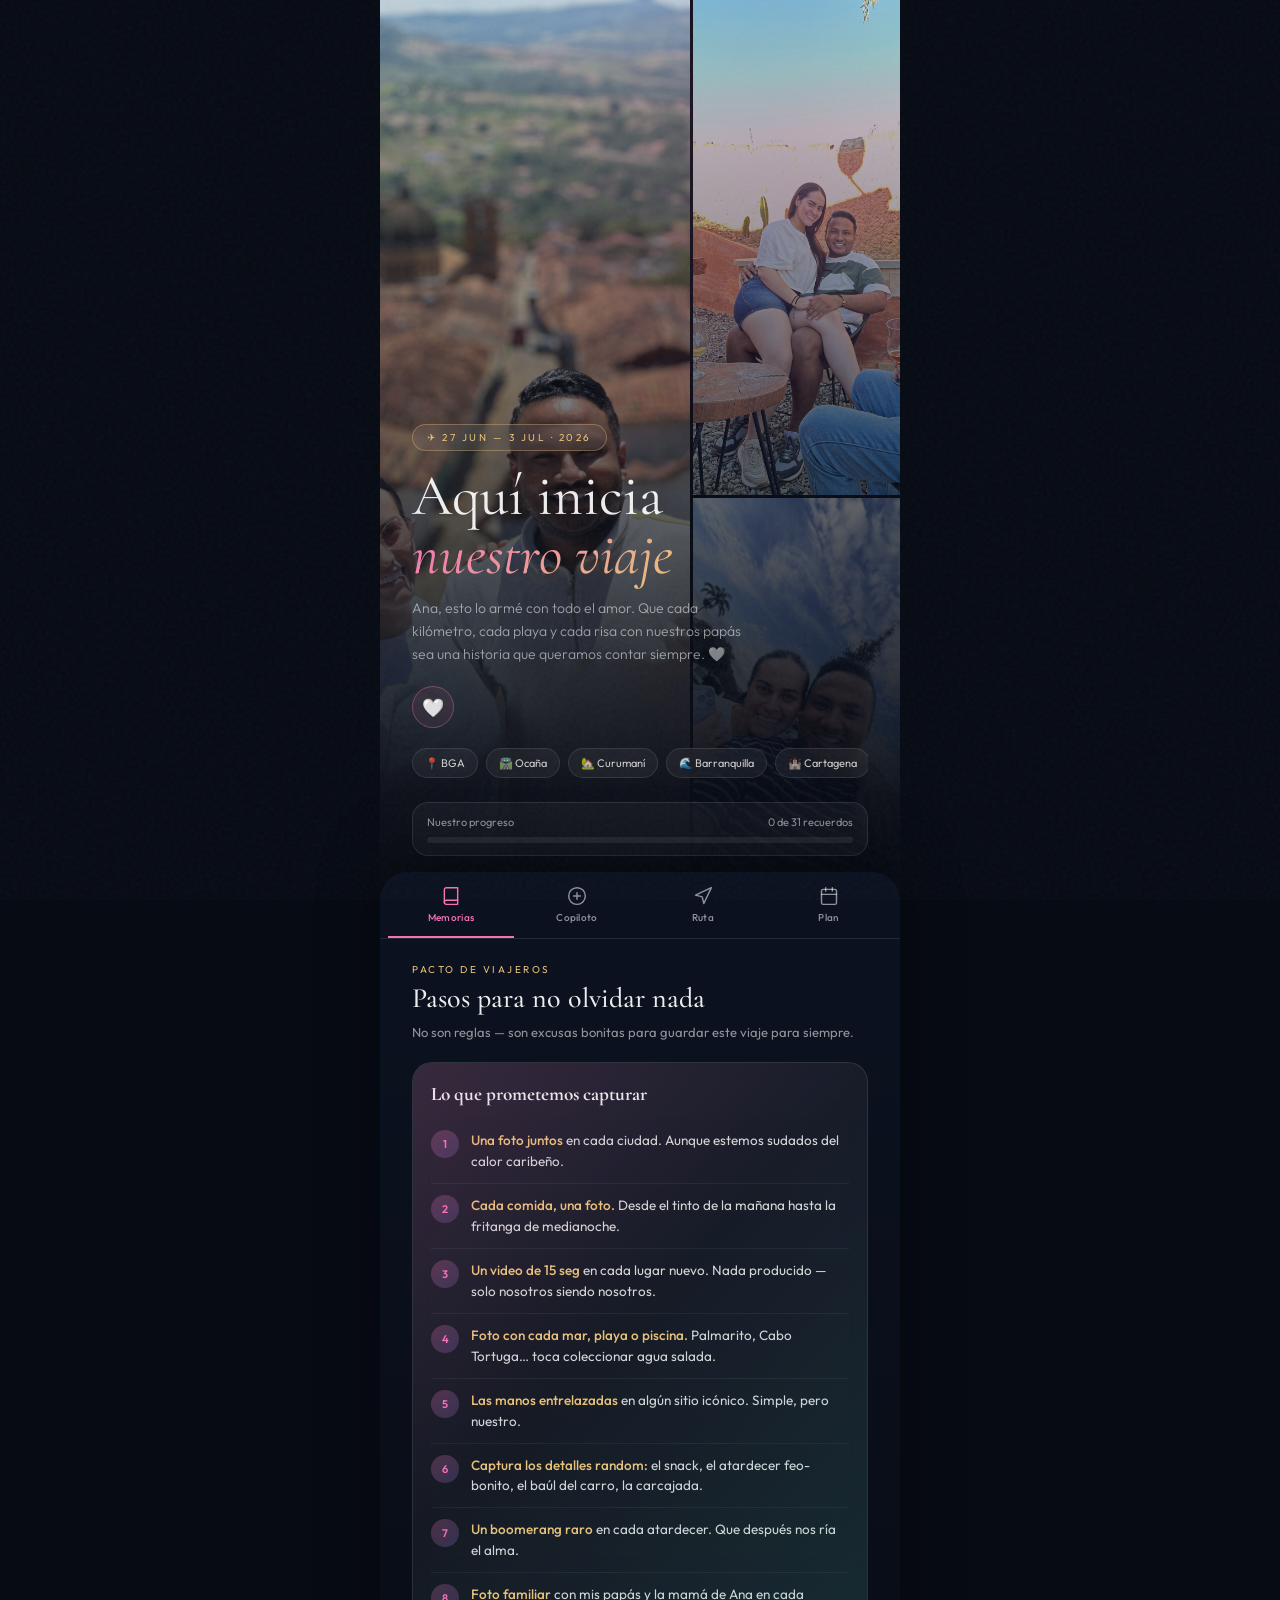
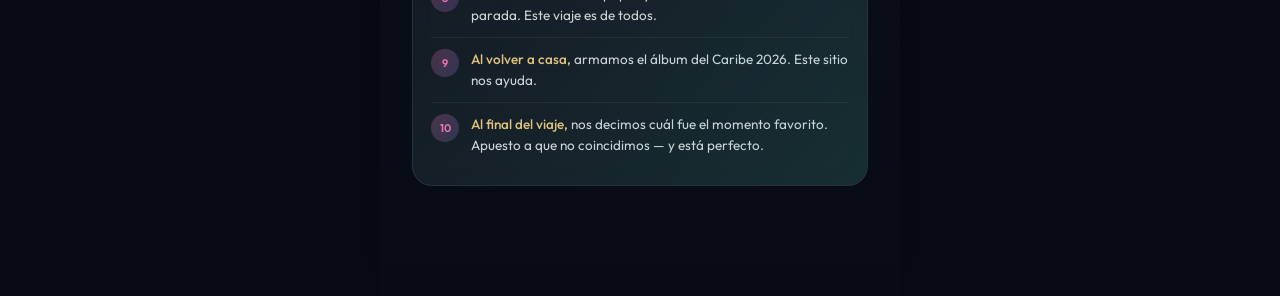
<file: index.html>
<!DOCTYPE html>
<html lang="es">
<head>
  <meta charset="UTF-8">
  <meta name="viewport" content="width=device-width, initial-scale=1.0, viewport-fit=cover">
  <meta name="theme-color" content="#070b14">
  <meta name="description" content="Nuestro viaje — Ana Estefania & Iván David · Caribe 2026">
  <title>Nuestro Viaje · Ana & Iván</title>
  <link rel="preconnect" href="https://fonts.googleapis.com">
  <link rel="preconnect" href="https://fonts.gstatic.com" crossorigin>
  <link href="https://fonts.googleapis.com/css2?family=Cormorant+Garamond:ital,wght@0,400;0,600;1,400&family=Outfit:wght@300;400;500;600;700&display=swap" rel="stylesheet">
  <link rel="stylesheet" href="css/style.css">
</head>
<body>
  <div class="noise"></div>

  <header class="hero">
    <div class="hero-grid">
      <img class="main-shot" src="img/couple-pueblo.jpg" alt="Ana e Iván en un pueblo colonial">
      <img class="shot-tr" src="img/couple-terraza.jpg" alt="Ana e Iván en la terraza">
      <img class="shot-br" src="img/couple-selfie.jpg" alt="Selfie de Ana e Iván">
    </div>
    <div class="hero-gradient"></div>

    <div class="hero-inner">
      <div class="hero-chip">✈ 27 Jun — 3 Jul · 2026</div>
      <h1 class="hero-title">Aquí inicia<br><em>nuestro viaje</em></h1>
      <p class="hero-sub">Ana, esto lo armé con todo el amor. Que cada kilómetro, cada playa y cada risa con nuestros papás sea una historia que queramos contar siempre. 🤍</p>

      <button class="hero-heart" aria-label="Sorpresa" title="Tócame tres veces">🤍</button>

      <div class="route-track">
        <span class="route-city">📍 BGA</span>
        <span class="route-city">🛣️ Ocaña</span>
        <span class="route-city">🏡 Curumaní</span>
        <span class="route-city">🌊 Barranquilla</span>
        <span class="route-city">🏰 Cartagena</span>
        <span class="route-city">🏖️ Sta Marta</span>
      </div>

      <div class="progress-global">
        <div class="progress-label">
          <span>Nuestro progreso</span>
          <span class="progress-count">0 de 0 recuerdos</span>
        </div>
        <div class="progress-bar"><div class="progress-fill"></div></div>
      </div>
    </div>
    <div class="scroll-hint">Desliza ↓</div>
  </header>

  <main class="shell">
    <nav class="tabs">
      <button class="tab active" data-tab="memo">
        <svg viewBox="0 0 24 24"><path d="M4 19.5A2.5 2.5 0 0 1 6.5 17H20"/><path d="M6.5 2H20v20H6.5A2.5 2.5 0 0 1 4 19.5v-15A2.5 2.5 0 0 1 6.5 2z"/></svg>
        Memorias
      </button>
      <button class="tab" data-tab="copi">
        <svg viewBox="0 0 24 24"><circle cx="12" cy="12" r="10"/><path d="M12 8v8M8 12h8"/></svg>
        Copiloto
      </button>
      <button class="tab" data-tab="ruta">
        <svg viewBox="0 0 24 24"><path d="M3 11l19-9-9 19-2-8-8-2z"/></svg>
        Ruta
      </button>
      <button class="tab" data-tab="plan">
        <svg viewBox="0 0 24 24"><rect x="3" y="4" width="18" height="18" rx="2"/><path d="M16 2v4M8 2v4M3 10h18"/></svg>
        Plan
      </button>
    </nav>

    <!-- MEMORIAS -->
    <section class="panel active" id="panel-memo">
      <div class="section-head">
        <div class="section-eyebrow">Pacto de viajeros</div>
        <h2 class="section-title">Pasos para no olvidar nada</h2>
        <p class="section-desc">No son reglas — son excusas bonitas para guardar este viaje para siempre.</p>
      </div>

      <div class="card card-glow">
        <h3 class="card-title">Lo que prometemos capturar</h3>
        <div class="pact-item"><div class="pact-num">1</div><div class="pact-text"><strong>Una foto juntos</strong> en cada ciudad. Aunque estemos sudados del calor caribeño.</div></div>
        <div class="pact-item"><div class="pact-num">2</div><div class="pact-text"><strong>Cada comida, una foto.</strong> Desde el tinto de la mañana hasta la fritanga de medianoche.</div></div>
        <div class="pact-item"><div class="pact-num">3</div><div class="pact-text"><strong>Un video de 15 seg</strong> en cada lugar nuevo. Nada producido — solo nosotros siendo nosotros.</div></div>
        <div class="pact-item"><div class="pact-num">4</div><div class="pact-text"><strong>Foto con cada mar, playa o piscina.</strong> Palmarito, Cabo Tortuga… toca coleccionar agua salada.</div></div>
        <div class="pact-item"><div class="pact-num">5</div><div class="pact-text"><strong>Las manos entrelazadas</strong> en algún sitio icónico. Simple, pero nuestro.</div></div>
        <div class="pact-item"><div class="pact-num">6</div><div class="pact-text"><strong>Captura los detalles random:</strong> el snack, el atardecer feo-bonito, el baúl del carro, la carcajada.</div></div>
        <div class="pact-item"><div class="pact-num">7</div><div class="pact-text"><strong>Un boomerang raro</strong> en cada atardecer. Que después nos ría el alma.</div></div>
        <div class="pact-item"><div class="pact-num">8</div><div class="pact-text"><strong>Foto familiar</strong> con mis papás y la mamá de Ana en cada parada. Este viaje es de todos.</div></div>
        <div class="pact-item"><div class="pact-num">9</div><div class="pact-text"><strong>Al volver a casa,</strong> armamos el álbum del Caribe 2026. Este sitio nos ayuda.</div></div>
        <div class="pact-item"><div class="pact-num">10</div><div class="pact-text"><strong>Al final del viaje,</strong> nos decimos cuál fue el momento favorito. Apuesto a que no coincidimos — y está perfecto.</div></div>
      </div>
    </section>

    <!-- COPILOTO -->
    <section class="panel" id="panel-copi">
      <div class="section-head">
        <div class="section-eyebrow">Pautas de buena copiloto</div>
        <h2 class="section-title">Manual oficial de Ana ✈️</h2>
        <p class="section-desc">Chevere, sin formalidades. Tú mandas en la playlist; yo en la ruta.</p>
      </div>

      <div class="pass-card">
        <img class="pass-thumb" src="img/couple-selfie.jpg" alt="Playlist">
        <div>
          <div class="pass-title">🎵 La playlist del viaje</div>
          <p class="pass-desc">Ya estamos conectados al carro con Apple CarPlay. Si falta alguna de tus canciones, agrégala y reprodúcela — tú tienes el control del mood.</p>
          <a class="spotify-btn" href="https://open.spotify.com/playlist/4o6QLXjeql2XgOXrHRtOH8?si=wF4fNB8QRDOzZ3WSC4LSMA" target="_blank" rel="noopener">▶ Abrir en Spotify</a>
        </div>
      </div>

      <div class="pass-card">
        <div class="pass-icon">🔒</div>
        <div>
          <div class="pass-title">Cinturón siempre, Ana</div>
          <p class="pass-desc">Copiloto de lujo, pero con cinturón puesto. Así llegamos a Curumaní, al Caribe y a casa — todos enteros y felices.</p>
        </div>
      </div>

      <div class="pass-card">
        <img class="pass-thumb" src="img/couple-terraza.jpg" alt="Guantera">
        <div>
          <div class="pass-title">Revisa la guantera 💌</div>
          <p class="pass-desc">Hay una sorpresa impresa solo para ti. Léela cuando quieras — no tiene prisa, pero tiene corazón.</p>
        </div>
      </div>

      <div class="pass-card">
        <div class="pass-icon">🍫</div>
        <div>
          <div class="pass-title">Meriendas en el baúl</div>
          <p class="pass-desc">Debajo de la silla / en el baúl hay cositas para picar. No dejes que se aburran — el viaje es largo y tú eres la jefa del snack.</p>
        </div>
      </div>

      <div class="pass-card">
        <img class="pass-thumb" src="img/couple-pueblo.jpg" alt="GPS">
        <div>
          <div class="pass-title">Eres mi GPS emocional</div>
          <p class="pass-desc">Ayúdame con la pantalla, los desvíos y las decisiones. Si algo se ve bonito por la ventana, dime — paramos.</p>
        </div>
      </div>

      <div class="pass-card">
        <div class="pass-icon">😴</div>
        <div>
          <div class="pass-title">Si tienes sueño, duerme</div>
          <p class="pass-desc">No hay examen de copiloto. Recarga energía que en Barranquilla, Cartagena y Santa Marta te la vamos a gastar bien.</p>
        </div>
      </div>
    </section>

    <!-- RUTA -->
    <section class="panel" id="panel-ruta">
      <div class="section-head">
        <div class="section-eyebrow">Nuestras paradas</div>
        <h2 class="section-title">Checklist del Caribe</h2>
        <p class="section-desc">Marca lo que vayan haciendo y sube la foto 📸 — se guarda en este celular.</p>
      </div>

      <!-- BUCARAMANGA / SALIDA -->
      <article class="stop" data-stop="bga">
        <div class="stop-head">
          <div class="stop-dot" style="color:#a78bfa"></div>
          <div class="stop-info">
            <div class="stop-name">Salida · Bucaramanga</div>
            <div class="stop-date">Sáb 27 Jun · Desvío Ocaña → Curumaní</div>
          </div>
          <div class="stop-progress">0/5</div>
          <span class="stop-chev">▾</span>
        </div>
        <div class="stop-body">
          <p class="stop-msg">"Hoy no salimos de vacaciones — salimos a buscar recuerdos. Ocaña, mamá de Ana, papás, Curumaní… y todo empieza aquí."</p>
          <img class="stop-photo" src="img/couple-pueblo.jpg" alt="Inicio del viaje">
          <ul class="checklist">
            <li class="check-item" data-id="bga-1"><div class="check-box"></div><span class="check-label">Foto de salida en Bucaramanga — "aquí inicia nuestro viaje"</span><button class="check-photo-btn" aria-label="Subir foto">📸</button></li>
            <li class="check-item" data-id="bga-2"><div class="check-box"></div><span class="check-label">Parada en Ocaña recogiendo a la mamá de Ana</span><button class="check-photo-btn" aria-label="Subir foto">📸</button></li>
            <li class="check-item" data-id="bga-3"><div class="check-box"></div><span class="check-label">Selfie en carretera — primer km del viaje</span><button class="check-photo-btn" aria-label="Subir foto">📸</button></li>
            <li class="check-item" data-id="bga-4"><div class="check-box"></div><span class="check-label">Foto familiar en el camino o al llegar a Curumaní</span><button class="check-photo-btn" aria-label="Subir foto">📸</button></li>
            <li class="check-item" data-id="bga-5"><div class="check-box"></div><span class="check-label">Video de 15 seg diciendo adónde vamos</span><button class="check-photo-btn" aria-label="Subir foto">📸</button></li>
          </ul>
          <div class="photo-tip"><div>📷</div><p>Tip: una foto del mapa en pantalla con todos en el carro cuenta como recuerdo épico.</p></div>
        </div>
      </article>

      <!-- CURUMANÍ -->
      <article class="stop" data-stop="cur">
        <div class="stop-head">
          <div class="stop-dot" style="color:#2dd4bf"></div>
          <div class="stop-info">
            <div class="stop-name">Curumaní · Descanso</div>
            <div class="stop-date">Dom 28 Jun · Alistamiento</div>
          </div>
          <div class="stop-progress">0/4</div>
          <span class="stop-chev">▾</span>
        </div>
        <div class="stop-body">
          <p class="stop-msg">"Primera parada, descanso de angelitos. Mañana arranca lo bueno — pero hoy nos lo ganamos."</p>
          <ul class="checklist">
            <li class="check-item" data-id="cur-1"><div class="check-box"></div><span class="check-label">Foto familiar en Curumaní</span><button class="check-photo-btn" aria-label="Subir foto">📸</button></li>
            <li class="check-item" data-id="cur-2"><div class="check-box"></div><span class="check-label">Foto del tinto o desayuno de alistamiento</span><button class="check-photo-btn" aria-label="Subir foto">📸</button></li>
            <li class="check-item" data-id="cur-3"><div class="check-box"></div><span class="check-label">Foto del equipaje / maletas listas</span><button class="check-photo-btn" aria-label="Subir foto">📸</button></li>
            <li class="check-item" data-id="cur-4"><div class="check-box"></div><span class="check-label">Selfie relajados — "modo descanso activado"</span><button class="check-photo-btn" aria-label="Subir foto">📸</button></li>
          </ul>
        </div>
      </article>

      <!-- BARRANQUILLA -->
      <article class="stop" data-stop="baq">
        <div class="stop-head">
          <div class="stop-dot" style="color:#ff6b6b"></div>
          <div class="stop-info">
            <div class="stop-name">Barranquilla</div>
            <div class="stop-date">Lun 29 Jun · Malecón & más</div>
          </div>
          <div class="stop-progress">0/7</div>
          <span class="stop-chev">▾</span>
        </div>
        <div class="stop-body">
          <p class="stop-msg">"La arenosa nos recibe. Sol, brisa y ese calor que ya huele a vacaciones de verdad."</p>
          <ul class="checklist">
            <li class="check-item" data-id="baq-1"><div class="check-box"></div><span class="check-label">Foto en el Malecón del Río</span><button class="check-photo-btn" aria-label="Subir foto">📸</button></li>
            <li class="check-item" data-id="baq-2"><div class="check-box"></div><span class="check-label">Puerta de Oro / zona del Malecón</span><button class="check-photo-btn" aria-label="Subir foto">📸</button></li>
            <li class="check-item" data-id="baq-3"><div class="check-box"></div><span class="check-label">Ventana al Mundo — foto icónica</span><button class="check-photo-btn" aria-label="Subir foto">📸</button></li>
            <li class="check-item" data-id="baq-4"><div class="check-box"></div><span class="check-label">La Aleta del Tiburón</span><button class="check-photo-btn" aria-label="Subir foto">📸</button></li>
            <li class="check-item" data-id="baq-5"><div class="check-box"></div><span class="check-label">Foto familiar en Barranquilla</span><button class="check-photo-btn" aria-label="Subir foto">📸</button></li>
            <li class="check-item" data-id="baq-6"><div class="check-box"></div><span class="check-label">Comida típica — foto del plato</span><button class="check-photo-btn" aria-label="Subir foto">📸</button></li>
            <li class="check-item" data-id="baq-7"><div class="check-box"></div><span class="check-label">Atardecer en Barranquilla — boomerang o foto</span><button class="check-photo-btn" aria-label="Subir foto">📸</button></li>
          </ul>
        </div>
      </article>

      <!-- CARTAGENA -->
      <article class="stop" data-stop="ctg">
        <div class="stop-head">
          <div class="stop-dot" style="color:#e8c17a"></div>
          <div class="stop-info">
            <div class="stop-name">Cartagena</div>
            <div class="stop-date">Mar 30 Jun — Mié 1 Jul</div>
          </div>
          <div class="stop-progress">0/8</div>
          <span class="stop-chev">▾</span>
        </div>
        <div class="stop-body">
          <p class="stop-msg">"Murallas, Getsemaní, Palmarito… Cartagena tiene nombre de postal y vamos a llenarla de fotos nuestras."</p>
          <ul class="checklist">
            <li class="check-item" data-id="ctg-1"><div class="check-box"></div><span class="check-label">Ciudad Amurallada — foto en las murallas</span><button class="check-photo-btn" aria-label="Subir foto">📸</button></li>
            <li class="check-item" data-id="ctg-2"><div class="check-box"></div><span class="check-label">Torre del Reloj / Centro histórico</span><button class="check-photo-btn" aria-label="Subir foto">📸</button></li>
            <li class="check-item" data-id="ctg-3"><div class="check-box"></div><span class="check-label">Getsemaní — callejón con arte / banderas</span><button class="check-photo-btn" aria-label="Subir foto">📸</button></li>
            <li class="check-item" data-id="ctg-4"><div class="check-box"></div><span class="check-label">Castillo San Felipe</span><button class="check-photo-btn" aria-label="Subir foto">📸</button></li>
            <li class="check-item" data-id="ctg-5"><div class="check-box"></div><span class="check-label">1 Jul · Palmarito Beach VIP — día de playa</span><button class="check-photo-btn" aria-label="Subir foto">📸</button></li>
            <li class="check-item" data-id="ctg-6"><div class="check-box"></div><span class="check-label">Foto en el mar / piscina de Palmarito</span><button class="check-photo-btn" aria-label="Subir foto">📸</button></li>
            <li class="check-item" data-id="ctg-7"><div class="check-box"></div><span class="check-label">Noche en el Airbnb — cervezas, comida, relax</span><button class="check-photo-btn" aria-label="Subir foto">📸</button></li>
            <li class="check-item" data-id="ctg-8"><div class="check-box"></div><span class="check-label">Foto familiar en Cartagena</span><button class="check-photo-btn" aria-label="Subir foto">📸</button></li>
          </ul>
        </div>
      </article>

      <!-- SANTA MARTA -->
      <article class="stop" data-stop="smr">
        <div class="stop-head">
          <div class="stop-dot" style="color:#1e6f9f"></div>
          <div class="stop-info">
            <div class="stop-name">Santa Marta</div>
            <div class="stop-date">Jue 2 — Vie 3 Jul</div>
          </div>
          <div class="stop-progress">0/7</div>
          <span class="stop-chev">▾</span>
        </div>
        <div class="stop-body">
          <p class="stop-msg">"Cabo Tortuga de día, Santa Marta de noche. Y después, Curumaní para sacarnos la sal del alma."</p>
          <ul class="checklist">
            <li class="check-item" data-id="smr-1"><div class="check-box"></div><span class="check-label">Playa Cabo Tortuga — día completo de mar</span><button class="check-photo-btn" aria-label="Subir foto">📸</button></li>
            <li class="check-item" data-id="smr-2"><div class="check-box"></div><span class="check-label">Foto en el agua — Cabo Tortuga</span><button class="check-photo-btn" aria-label="Subir foto">📸</button></li>
            <li class="check-item" data-id="smr-3"><div class="check-box"></div><span class="check-label">Parque de Los Novios — paseo nocturno</span><button class="check-photo-btn" aria-label="Subir foto">📸</button></li>
            <li class="check-item" data-id="smr-4"><div class="check-box"></div><span class="check-label">Centro histórico / Catedral de Santa Marta</span><button class="check-photo-btn" aria-label="Subir foto">📸</button></li>
            <li class="check-item" data-id="smr-5"><div class="check-box"></div><span class="check-label">Comida interesante en la noche — foto del momento</span><button class="check-photo-btn" aria-label="Subir foto">📸</button></li>
            <li class="check-item" data-id="smr-6"><div class="check-box"></div><span class="check-label">Foto familiar en Santa Marta</span><button class="check-photo-btn" aria-label="Subir foto">📸</button></li>
            <li class="check-item" data-id="smr-7"><div class="check-box"></div><span class="check-label">Vie 3 · Regreso a Curumaní — "modo descanso final"</span><button class="check-photo-btn" aria-label="Subir foto">📸</button></li>
          </ul>
        </div>
      </article>
    </section>

    <!-- PLAN -->
    <section class="panel" id="panel-plan">
      <div class="section-head">
        <div class="section-eyebrow">Itinerario</div>
        <h2 class="section-title">Día a día</h2>
        <p class="section-desc">Activa las alertas y te avisamos cuando estés cerca de cada destino.</p>
      </div>

      <button class="geo-btn">📍 Activar alertas por ubicación</button>

      <div class="timeline" style="margin-top:1.25rem">
        <article class="day-card" id="day-27" data-date="2026-06-27">
          <div class="day-top"><span class="day-date">Sáb 27 Jun</span><span class="day-badge badge-soon">Pronto</span></div>
          <div class="day-title">Salida · BGA → Ocaña → Curumaní</div>
          <p class="day-desc">Rumbo a Curumaní a recoger a nuestros papás. Desvío a Ocaña por la mamá de Ana. Primer día de carretera y de historias.</p>
          <div class="day-photo-prompt"><span>📸</span><span>Foto de salida + selfie en carretera + parada Ocaña</span></div>
        </article>

        <article class="day-card" id="day-28" data-date="2026-06-28">
          <div class="day-top"><span class="day-date">Dom 28 Jun</span><span class="day-badge badge-soon">Pronto</span></div>
          <div class="day-title">Curumaní · Descanso</div>
          <p class="day-desc">Día de recargar pilas y últimos retoques. Modo angelito activado antes del Caribe.</p>
          <div class="day-photo-prompt"><span>📸</span><span>Tinto de la mañana + foto familiar relajados</span></div>
        </article>

        <article class="day-card" id="day-29" data-date="2026-06-29">
          <div class="day-top"><span class="day-date">Lun 29 Jun</span><span class="day-badge badge-soon">Pronto</span></div>
          <div class="day-title">Curumaní → Barranquilla</div>
          <p class="day-desc">Salida bien temprano. Llegada mediodía. Malecón, Ventana al Mundo, Aleta del Tiburón y todo lo turístico que alcancemos.</p>
          <div class="day-photo-prompt"><span>📸</span><span>Malecón + Ventana al Mundo + atardecer en BAQ</span></div>
        </article>

        <article class="day-card" id="day-30" data-date="2026-06-30">
          <div class="day-top"><span class="day-date">Mar 30 Jun</span><span class="day-badge badge-soon">Pronto</span></div>
          <div class="day-title">Barranquilla → Cartagena · Ciudad Amurallada</div>
          <p class="day-desc">Llegada en la mañana. Murallas, Getsemaní, centro histórico y todo lo icónico de la heroica.</p>
          <div class="day-photo-prompt"><span>📸</span><span>Murallas + Getsemaní + foto en las calles coloridas</span></div>
        </article>

        <article class="day-card" id="day-01" data-date="2026-07-01">
          <div class="day-top"><span class="day-date">Mié 1 Jul</span><span class="day-badge badge-soon">Pronto</span></div>
          <div class="day-title">Palmarito Beach VIP 🏝️</div>
          <p class="day-desc">Día completo de playa, sol y cero responsabilidades. De noche: Airbnb, comida, cervezas y descanso.</p>
          <div class="day-photo-prompt"><span>📸</span><span>Palmarito en el agua + relax en el Airbnb</span></div>
        </article>

        <article class="day-card" id="day-02" data-date="2026-07-02">
          <div class="day-top"><span class="day-date">Jue 2 Jul</span><span class="day-badge badge-soon">Pronto</span></div>
          <div class="day-title">Cartagena → Santa Marta · Cabo Tortuga</div>
          <p class="day-desc">Salida temprano directo a Cabo Tortuga. Tarde de playa. Noche: lo turístico de Santa Marta, Parque de Los Novios y cena.</p>
          <div class="day-photo-prompt"><span>📸</span><span>Cabo Tortuga + Parque de Los Novios de noche</span></div>
        </article>

        <article class="day-card" id="day-03" data-date="2026-07-03">
          <div class="day-top"><span class="day-date">Vie 3 Jul</span><span class="day-badge badge-soon">Pronto</span></div>
          <div class="day-title">Santa Marta → Curumaní · Descanso final</div>
          <p class="day-desc">Regreso a Curumaní para sacarnos el agua salada y descansar hasta el domingo. El viaje no termina — solo cambia de ritmo.</p>
          <div class="day-photo-prompt"><span>📸</span><span>Última foto del mar + relax en Curumaní</span></div>
        </article>
      </div>
    </section>
  </main>

  <!-- SECRET MODAL -->
  <div class="modal-overlay" id="secret-modal">
    <div class="modal">
      <div class="modal-icon">🌊</div>
      <h3 class="modal-title">Para Ana Estefania</h3>
      <p class="modal-text">No necesitamos llegar al fin del mundo para sentir que lo estamos recorriendo. Con tu mamá, con mis papás, con cada playa y cada kilómetro — ya estoy exactamente donde quiero estar. Este viaje no es el regalo. Tú lo eres. Que lo nuestro siga sumando historias.</p>
      <button class="modal-close">Guardar en el corazón 🤍</button>
    </div>
  </div>

  <div class="toast"></div>

  <script src="js/app.js"></script>
</body>
</html>
</file>
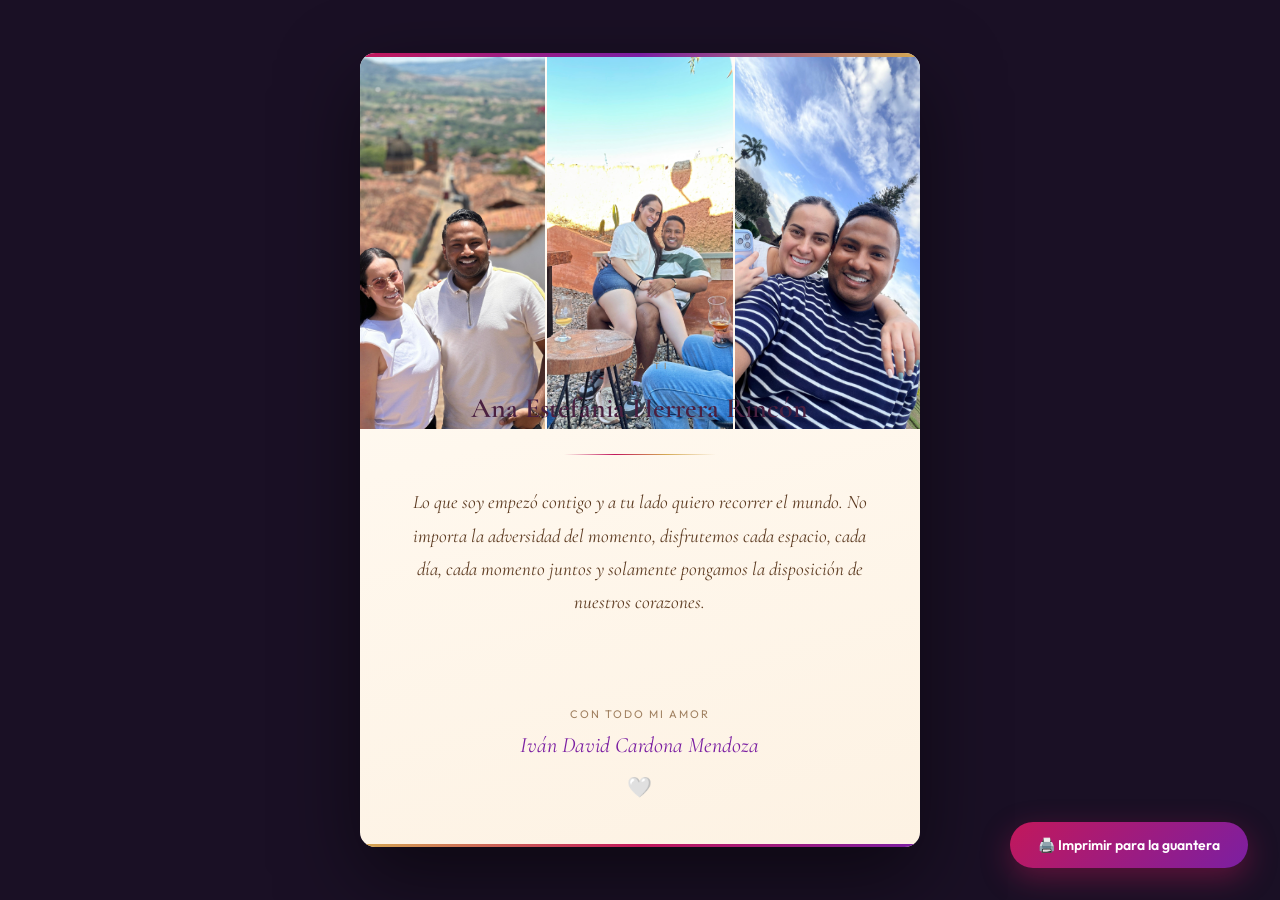
<file: nota-guantera.html>
<!DOCTYPE html>
<html lang="es">
<head>
  <meta charset="UTF-8">
  <meta name="viewport" content="width=device-width, initial-scale=1.0">
  <title>Nota para Ana · Guantera</title>
  <link href="https://fonts.googleapis.com/css2?family=Cormorant+Garamond:ital,wght@0,400;0,600;1,400&family=Outfit:wght@300;400;500&display=swap" rel="stylesheet">
  <style>
    * { box-sizing: border-box; margin: 0; padding: 0; }

    @page {
      size: 148mm 210mm;
      margin: 0;
    }

    @media print {
      body { background: white; padding: 0; }
      .no-print { display: none !important; }
      .page { box-shadow: none !important; margin: 0 !important; }
    }

    body {
      min-height: 100vh;
      display: flex;
      align-items: center;
      justify-content: center;
      background: #1a1025;
      font-family: "Outfit", sans-serif;
      padding: 1.5rem;
    }

    .page {
      width: 148mm;
      min-height: 210mm;
      background: linear-gradient(165deg, #fffdf8 0%, #fff8ee 45%, #fdf2e3 100%);
      border-radius: 4mm;
      overflow: hidden;
      box-shadow: 0 30px 80px rgba(0, 0, 0, 0.5);
      position: relative;
      display: flex;
      flex-direction: column;
    }

    .bar-top {
      height: 4px;
      background: linear-gradient(90deg, #c2185b, #7b1fa2, #d4a853);
    }

    .photo-strip {
      display: grid;
      grid-template-columns: 1fr 1fr 1fr;
      height: 70mm;
      gap: 2px;
    }

    .photo-strip img {
      width: 100%;
      height: 100%;
      object-fit: cover;
    }

    .photo-strip img:nth-child(1) { object-position: center 20%; }
    .photo-strip img:nth-child(2) { object-position: center 15%; }
    .photo-strip img:nth-child(3) { object-position: center top; }

    .content {
      flex: 1;
      padding: 10mm 12mm 12mm;
      text-align: center;
      display: flex;
      flex-direction: column;
      justify-content: center;
    }

    .for-label {
      font-size: 9px;
      letter-spacing: 4px;
      text-transform: uppercase;
      color: #a08060;
      margin-bottom: 6mm;
    }

    .name {
      font-family: "Cormorant Garamond", serif;
      font-size: 28px;
      font-weight: 600;
      color: #4a2040;
      margin-bottom: 8mm;
      line-height: 1.1;
    }

    .divider {
      width: 40mm;
      height: 1px;
      background: linear-gradient(90deg, transparent, #c2185b, #d4a853, transparent);
      margin: 0 auto 8mm;
    }

    .message {
      font-family: "Cormorant Garamond", serif;
      font-size: 19px;
      font-style: italic;
      line-height: 1.75;
      color: #5c3a20;
      margin-bottom: 10mm;
    }

    .signature-block {
      margin-top: auto;
    }

    .love {
      font-size: 11px;
      letter-spacing: 2px;
      text-transform: uppercase;
      color: #a08060;
      margin-bottom: 3mm;
    }

    .signature {
      font-family: "Cormorant Garamond", serif;
      font-size: 22px;
      font-style: italic;
      color: #7b1fa2;
    }

    .heart {
      font-size: 20px;
      margin-top: 4mm;
      color: #c2185b;
    }

    .bar-bottom {
      height: 3px;
      background: linear-gradient(90deg, #d4a853, #c2185b, #7b1fa2);
    }

    .no-print {
      position: fixed;
      bottom: 2rem;
      right: 2rem;
      padding: 14px 28px;
      border-radius: 999px;
      border: none;
      background: linear-gradient(135deg, #c2185b, #7b1fa2);
      color: white;
      font-family: "Outfit", sans-serif;
      font-size: 14px;
      font-weight: 600;
      cursor: pointer;
      box-shadow: 0 10px 30px rgba(194, 24, 91, 0.4);
    }
  </style>
</head>
<body>

  <div class="page">
    <div class="bar-top"></div>

    <div class="photo-strip">
      <img src="img/couple-pueblo.jpg" alt="Ana e Iván">
      <img src="img/couple-terraza.jpg" alt="Ana e Iván">
      <img src="img/couple-selfie.jpg" alt="Ana e Iván">
    </div>

    <div class="content">
      <div class="for-label">Para ti</div>
      <div class="name">Ana Estefania Herrera Rincón</div>
      <div class="divider"></div>

      <p class="message">
        Lo que soy empezó contigo y a tu lado quiero recorrer el mundo. No importa la adversidad del momento, disfrutemos cada espacio, cada día, cada momento juntos y solamente pongamos la disposición de nuestros corazones.
      </p>

      <div class="signature-block">
        <div class="love">Con todo mi amor</div>
        <div class="signature">Iván David Cardona Mendoza</div>
        <div class="heart">🤍</div>
      </div>
    </div>

    <div class="bar-bottom"></div>
  </div>

  <button class="no-print" onclick="window.print()">🖨️ Imprimir para la guantera</button>

</body>
</html>
</file>
<file: css/style.css>
:root {
  --bg: #070b14;
  --bg-soft: #0f1624;
  --surface: rgba(255, 255, 255, 0.05);
  --surface-strong: rgba(255, 255, 255, 0.08);
  --border: rgba(255, 255, 255, 0.1);
  --text: rgba(255, 255, 255, 0.92);
  --muted: rgba(255, 255, 255, 0.55);
  --coral: #ff6b6b;
  --rose: #f472b6;
  --gold: #e8c17a;
  --teal: #2dd4bf;
  --ocean: #1e6f9f;
  --purple: #a78bfa;
  --cream: #faf6ef;
  --shadow: 0 24px 80px rgba(0, 0, 0, 0.45);
  --radius: 20px;
  --font-display: "Cormorant Garamond", Georgia, serif;
  --font-body: "Outfit", system-ui, sans-serif;
}

* { box-sizing: border-box; margin: 0; padding: 0; -webkit-tap-highlight-color: transparent; }
html { scroll-behavior: smooth; }
body {
  font-family: var(--font-body);
  background: var(--bg);
  color: var(--text);
  min-height: 100vh;
  overflow-x: hidden;
}

img { display: block; max-width: 100%; }
button { font: inherit; cursor: pointer; border: none; background: none; }
a { color: inherit; text-decoration: none; }

.noise {
  pointer-events: none;
  position: fixed;
  inset: 0;
  opacity: 0.035;
  background-image: url("data:image/svg+xml,%3Csvg viewBox='0 0 256 256' xmlns='http://www.w3.org/2000/svg'%3E%3Cfilter id='n'%3E%3CfeTurbulence type='fractalNoise' baseFrequency='0.9' numOctaves='4' stitchTiles='stitch'/%3E%3C/filter%3E%3Crect width='100%25' height='100%25' filter='url(%23n)'/%3E%3C/svg%3E");
  z-index: 9999;
}

/* ── HERO ── */
.hero {
  position: relative;
  min-height: 100svh;
  display: flex;
  flex-direction: column;
  justify-content: flex-end;
  overflow: hidden;
}

.hero-grid {
  position: absolute;
  inset: 0;
  display: grid;
  grid-template-columns: 1.2fr 0.8fr;
  grid-template-rows: 55% 45%;
  gap: 3px;
}

.hero-grid img {
  width: 100%;
  height: 100%;
  object-fit: cover;
  animation: kenburns 18s ease-in-out infinite alternate;
}

.hero-grid .main-shot {
  grid-row: 1 / 3;
  object-position: center 20%;
}

.hero-grid .shot-tr { object-position: center 15%; animation-delay: -4s; }
.hero-grid .shot-br { object-position: center top; animation-delay: -8s; }

@keyframes kenburns {
  from { transform: scale(1); }
  to { transform: scale(1.08); }
}

.hero-gradient {
  position: absolute;
  inset: 0;
  background:
    linear-gradient(180deg, rgba(7, 11, 20, 0.15) 0%, rgba(7, 11, 20, 0.55) 45%, rgba(7, 11, 20, 0.96) 88%, #070b14 100%),
    radial-gradient(circle at 80% 20%, rgba(244, 114, 182, 0.18), transparent 40%),
    radial-gradient(circle at 10% 80%, rgba(45, 212, 191, 0.12), transparent 35%);
}

.hero-inner {
  position: relative;
  z-index: 2;
  padding: 2rem 1.25rem 2.75rem;
}

.hero-chip {
  display: inline-flex;
  align-items: center;
  gap: 8px;
  padding: 6px 14px;
  border-radius: 999px;
  border: 1px solid rgba(232, 193, 122, 0.35);
  background: rgba(255, 255, 255, 0.06);
  backdrop-filter: blur(12px);
  font-size: 10px;
  letter-spacing: 2.5px;
  text-transform: uppercase;
  color: var(--gold);
  margin-bottom: 1rem;
}

.hero-title {
  font-family: var(--font-display);
  font-size: clamp(2.4rem, 9vw, 3.6rem);
  font-weight: 400;
  line-height: 1.02;
  margin-bottom: 0.75rem;
}

.hero-title em {
  font-style: italic;
  background: linear-gradient(135deg, var(--rose), var(--gold));
  -webkit-background-clip: text;
  background-clip: text;
  color: transparent;
}

.hero-sub {
  max-width: 340px;
  font-size: 14px;
  line-height: 1.65;
  color: var(--muted);
  font-weight: 300;
  margin-bottom: 1.25rem;
}

.hero-heart {
  display: inline-flex;
  align-items: center;
  justify-content: center;
  width: 42px;
  height: 42px;
  border-radius: 50%;
  border: 1px solid rgba(244, 114, 182, 0.35);
  background: rgba(244, 114, 182, 0.08);
  font-size: 18px;
  margin-bottom: 1.25rem;
  transition: transform 0.3s ease, box-shadow 0.3s ease;
}

.hero-heart.pulse {
  animation: heartPulse 0.6s ease;
  box-shadow: 0 0 30px rgba(244, 114, 182, 0.5);
}

@keyframes heartPulse {
  0%, 100% { transform: scale(1); }
  50% { transform: scale(1.15); }
}

.route-track {
  display: flex;
  gap: 8px;
  overflow-x: auto;
  padding-bottom: 4px;
  scrollbar-width: none;
}

.route-track::-webkit-scrollbar { display: none; }

.route-city {
  flex-shrink: 0;
  padding: 7px 12px;
  border-radius: 999px;
  border: 1px solid var(--border);
  background: rgba(255, 255, 255, 0.05);
  backdrop-filter: blur(8px);
  font-size: 11px;
  color: rgba(255, 255, 255, 0.78);
  white-space: nowrap;
}

.progress-global {
  margin-top: 1.25rem;
  padding: 12px 14px;
  border-radius: 16px;
  border: 1px solid var(--border);
  background: rgba(255, 255, 255, 0.04);
}

.progress-label {
  display: flex;
  justify-content: space-between;
  font-size: 11px;
  color: var(--muted);
  margin-bottom: 8px;
}

.progress-bar {
  height: 6px;
  border-radius: 999px;
  background: rgba(255, 255, 255, 0.08);
  overflow: hidden;
}

.progress-fill {
  height: 100%;
  width: 0%;
  border-radius: 999px;
  background: linear-gradient(90deg, var(--teal), var(--rose), var(--gold));
  transition: width 0.6s cubic-bezier(0.22, 1, 0.36, 1);
}

.scroll-hint {
  position: absolute;
  bottom: 8px;
  left: 50%;
  transform: translateX(-50%);
  font-size: 11px;
  color: var(--muted);
  animation: float 2.2s ease-in-out infinite;
}

@keyframes float {
  0%, 100% { transform: translateX(-50%) translateY(0); opacity: 0.5; }
  50% { transform: translateX(-50%) translateY(6px); opacity: 1; }
}

/* ── SHELL ── */
.shell {
  position: relative;
  z-index: 5;
  margin-top: -28px;
  border-radius: 28px 28px 0 0;
  background: linear-gradient(180deg, #0c1220 0%, #070b14 100%);
  min-height: 60vh;
  box-shadow: 0 -20px 60px rgba(0, 0, 0, 0.35);
}

.tabs {
  display: grid;
  grid-template-columns: repeat(4, 1fr);
  position: sticky;
  top: 0;
  z-index: 50;
  padding: 0 0.5rem;
  border-bottom: 1px solid var(--border);
  background: rgba(12, 18, 32, 0.92);
  backdrop-filter: blur(20px);
  border-radius: 28px 28px 0 0;
}

.tab {
  display: flex;
  flex-direction: column;
  align-items: center;
  gap: 5px;
  padding: 14px 6px 12px;
  font-size: 10px;
  font-weight: 500;
  letter-spacing: 0.3px;
  color: var(--muted);
  border-bottom: 2px solid transparent;
  transition: color 0.2s, border-color 0.2s;
}

.tab svg {
  width: 20px;
  height: 20px;
  stroke: currentColor;
  fill: none;
  stroke-width: 1.7;
  stroke-linecap: round;
  stroke-linejoin: round;
}

.tab.active {
  color: var(--rose);
  border-bottom-color: var(--rose);
}

.panel {
  display: none;
  padding: 1.5rem 1rem 6rem;
  animation: panelIn 0.35s ease;
}

.panel.active { display: block; }

@keyframes panelIn {
  from { opacity: 0; transform: translateY(12px); }
  to { opacity: 1; transform: translateY(0); }
}

.section-head {
  margin-bottom: 1.25rem;
}

.section-eyebrow {
  font-size: 10px;
  letter-spacing: 2.5px;
  text-transform: uppercase;
  color: var(--gold);
  margin-bottom: 6px;
}

.section-title {
  font-family: var(--font-display);
  font-size: 1.75rem;
  font-weight: 500;
  line-height: 1.15;
}

.section-desc {
  margin-top: 8px;
  font-size: 13px;
  color: var(--muted);
  line-height: 1.55;
}

/* ── CARDS ── */
.card {
  border-radius: var(--radius);
  border: 1px solid var(--border);
  background: var(--surface);
  padding: 1.15rem;
  margin-bottom: 0.85rem;
  backdrop-filter: blur(10px);
}

.card-glow {
  position: relative;
  overflow: hidden;
}

.card-glow::before {
  content: "";
  position: absolute;
  inset: -1px;
  background: linear-gradient(135deg, rgba(244, 114, 182, 0.25), transparent 40%, rgba(45, 212, 191, 0.2));
  pointer-events: none;
  opacity: 0.6;
}

.card-title {
  font-family: var(--font-display);
  font-size: 1.2rem;
  margin-bottom: 0.85rem;
}

/* ── MEMORIAS ── */
.pact-item {
  display: flex;
  gap: 12px;
  padding: 11px 0;
  border-bottom: 1px solid rgba(255, 255, 255, 0.06);
}

.pact-item:last-child { border-bottom: none; }

.pact-num {
  width: 28px;
  height: 28px;
  border-radius: 50%;
  flex-shrink: 0;
  display: flex;
  align-items: center;
  justify-content: center;
  font-size: 11px;
  font-weight: 600;
  background: linear-gradient(135deg, rgba(244, 114, 182, 0.25), rgba(167, 139, 250, 0.2));
  color: var(--rose);
}

.pact-text {
  font-size: 13.5px;
  line-height: 1.55;
  color: rgba(255, 255, 255, 0.82);
}

.pact-text strong { color: var(--gold); font-weight: 500; }

/* ── COPILOTO ── */
.pass-card {
  display: grid;
  grid-template-columns: 72px 1fr;
  gap: 14px;
  padding: 1rem;
  border-radius: 18px;
  border: 1px solid var(--border);
  background: linear-gradient(135deg, rgba(255, 255, 255, 0.06), rgba(255, 255, 255, 0.02));
  margin-bottom: 0.85rem;
  position: relative;
  overflow: hidden;
}

.pass-card::after {
  content: "";
  position: absolute;
  right: 0;
  top: 0;
  bottom: 0;
  width: 4px;
  background: linear-gradient(180deg, var(--rose), var(--teal));
  opacity: 0.7;
}

.pass-thumb {
  width: 72px;
  height: 72px;
  border-radius: 14px;
  object-fit: cover;
  border: 2px solid rgba(255, 255, 255, 0.12);
}

.pass-icon {
  width: 72px;
  height: 72px;
  border-radius: 14px;
  display: flex;
  align-items: center;
  justify-content: center;
  font-size: 28px;
  background: rgba(255, 255, 255, 0.06);
  border: 1px solid var(--border);
}

.pass-title {
  font-size: 14px;
  font-weight: 600;
  margin-bottom: 4px;
}

.pass-desc {
  font-size: 12.5px;
  line-height: 1.5;
  color: var(--muted);
}

.spotify-btn {
  display: inline-flex;
  align-items: center;
  gap: 8px;
  margin-top: 10px;
  padding: 9px 16px;
  border-radius: 999px;
  background: #1db954;
  color: #fff;
  font-size: 12px;
  font-weight: 600;
  box-shadow: 0 8px 24px rgba(29, 185, 84, 0.35);
}

/* ── RUTA ── */
.stop {
  border-radius: 18px;
  border: 1px solid var(--border);
  background: var(--surface);
  margin-bottom: 0.85rem;
  overflow: hidden;
}

.stop-head {
  display: flex;
  align-items: center;
  gap: 12px;
  padding: 1rem;
  cursor: pointer;
}

.stop-dot {
  width: 12px;
  height: 12px;
  border-radius: 50%;
  flex-shrink: 0;
  box-shadow: 0 0 12px currentColor;
}

.stop-info { flex: 1; min-width: 0; }

.stop-name {
  font-size: 15px;
  font-weight: 600;
}

.stop-date {
  font-size: 11px;
  color: var(--muted);
  margin-top: 2px;
}

.stop-progress {
  font-size: 11px;
  color: var(--teal);
  font-weight: 600;
}

.stop-chev {
  color: var(--muted);
  transition: transform 0.25s ease;
}

.stop.open .stop-chev { transform: rotate(180deg); }

.stop-body {
  display: none;
  padding: 0 1rem 1rem;
  border-top: 1px solid rgba(255, 255, 255, 0.06);
}

.stop.open .stop-body { display: block; }

.stop-msg {
  font-family: var(--font-display);
  font-size: 1.05rem;
  font-style: italic;
  line-height: 1.6;
  color: rgba(255, 255, 255, 0.85);
  padding: 1rem 0 0.75rem;
}

.stop-photo {
  width: 100%;
  height: 180px;
  object-fit: cover;
  border-radius: 14px;
  margin-bottom: 0.85rem;
}

.checklist { list-style: none; }

.check-item {
  display: grid;
  grid-template-columns: 24px 1fr auto;
  gap: 10px;
  align-items: start;
  padding: 10px 0;
  border-bottom: 1px solid rgba(255, 255, 255, 0.05);
}

.check-item:last-child { border-bottom: none; }

.check-box {
  width: 22px;
  height: 22px;
  border-radius: 7px;
  border: 1.5px solid var(--purple);
  display: flex;
  align-items: center;
  justify-content: center;
  transition: all 0.2s ease;
  margin-top: 1px;
}

.check-box.done {
  background: linear-gradient(135deg, var(--purple), var(--rose));
  border-color: transparent;
}

.check-box.done::after {
  content: "✓";
  color: #fff;
  font-size: 12px;
  font-weight: 700;
}

.check-label {
  font-size: 13px;
  line-height: 1.45;
  color: rgba(255, 255, 255, 0.85);
}

.check-item.done .check-label {
  text-decoration: line-through;
  color: var(--muted);
}

.check-photo-btn {
  font-size: 16px;
  opacity: 0.7;
  padding: 2px;
}

.check-photo-btn.has-photo { opacity: 1; filter: drop-shadow(0 0 6px rgba(45, 212, 191, 0.6)); }

.check-preview {
  grid-column: 2 / -1;
  margin-top: 6px;
}

.check-preview img {
  width: 100%;
  max-height: 140px;
  object-fit: cover;
  border-radius: 12px;
  border: 1px solid var(--border);
}

.photo-tip {
  margin-top: 0.85rem;
  padding: 0.85rem;
  border-radius: 14px;
  text-align: center;
  background: linear-gradient(135deg, rgba(244, 114, 182, 0.12), rgba(45, 212, 191, 0.1));
  border: 1px solid rgba(244, 114, 182, 0.2);
}

.photo-tip p {
  font-size: 12px;
  color: rgba(255, 255, 255, 0.75);
  line-height: 1.45;
  margin-top: 6px;
}

/* ── PLAN ── */
.timeline { position: relative; padding-left: 18px; }

.timeline::before {
  content: "";
  position: absolute;
  left: 6px;
  top: 8px;
  bottom: 8px;
  width: 2px;
  background: linear-gradient(180deg, var(--rose), var(--teal), var(--gold));
  border-radius: 999px;
  opacity: 0.5;
}

.day-card {
  position: relative;
  margin-bottom: 0.85rem;
  padding: 1rem 1rem 1rem 1.25rem;
  border-radius: 16px;
  border: 1px solid var(--border);
  background: var(--surface);
}

.day-card::before {
  content: "";
  position: absolute;
  left: -15px;
  top: 18px;
  width: 10px;
  height: 10px;
  border-radius: 50%;
  background: var(--bg);
  border: 2px solid var(--rose);
}

.day-card.near {
  border-color: rgba(45, 212, 191, 0.5);
  box-shadow: 0 0 30px rgba(45, 212, 191, 0.15);
}

.day-card.near::before {
  background: var(--teal);
  box-shadow: 0 0 12px var(--teal);
}

.day-top {
  display: flex;
  justify-content: space-between;
  gap: 10px;
  align-items: flex-start;
  margin-bottom: 8px;
}

.day-date {
  font-size: 11px;
  letter-spacing: 1px;
  text-transform: uppercase;
  color: var(--gold);
}

.day-badge {
  font-size: 10px;
  padding: 4px 8px;
  border-radius: 999px;
  font-weight: 600;
  white-space: nowrap;
}

.badge-today { background: rgba(244, 114, 182, 0.2); color: var(--rose); }
.badge-soon { background: rgba(167, 139, 250, 0.2); color: var(--purple); }
.badge-done { background: rgba(45, 212, 191, 0.15); color: var(--teal); }
.badge-near { background: rgba(45, 212, 191, 0.25); color: var(--teal); animation: glow 1.5s ease infinite; }

@keyframes glow {
  0%, 100% { box-shadow: 0 0 0 rgba(45, 212, 191, 0); }
  50% { box-shadow: 0 0 16px rgba(45, 212, 191, 0.4); }
}

.day-title {
  font-size: 15px;
  font-weight: 600;
  margin-bottom: 4px;
}

.day-desc {
  font-size: 12.5px;
  color: var(--muted);
  line-height: 1.55;
}

.day-photo-prompt {
  margin-top: 10px;
  padding: 10px;
  border-radius: 12px;
  background: rgba(255, 255, 255, 0.04);
  font-size: 12px;
  color: rgba(255, 255, 255, 0.75);
  display: flex;
  gap: 10px;
  align-items: center;
}

.day-photo-prompt span:first-child { font-size: 20px; }

.geo-btn {
  display: flex;
  align-items: center;
  justify-content: center;
  gap: 8px;
  width: 100%;
  margin-top: 1rem;
  padding: 12px;
  border-radius: 14px;
  border: 1px solid rgba(45, 212, 191, 0.35);
  background: rgba(45, 212, 191, 0.08);
  color: var(--teal);
  font-size: 13px;
  font-weight: 500;
}

.geo-btn.active {
  background: rgba(45, 212, 191, 0.15);
  border-color: var(--teal);
}

/* ── SECRET MODAL ── */
.modal-overlay {
  position: fixed;
  inset: 0;
  z-index: 200;
  background: rgba(0, 0, 0, 0.75);
  backdrop-filter: blur(8px);
  display: none;
  align-items: center;
  justify-content: center;
  padding: 1.5rem;
}

.modal-overlay.show { display: flex; }

.modal {
  max-width: 360px;
  width: 100%;
  padding: 2rem 1.5rem;
  border-radius: 24px;
  border: 1px solid rgba(244, 114, 182, 0.3);
  background: linear-gradient(160deg, #151d2e, #0a1020);
  text-align: center;
  animation: modalPop 0.4s cubic-bezier(0.22, 1, 0.36, 1);
}

@keyframes modalPop {
  from { opacity: 0; transform: scale(0.9) translateY(20px); }
  to { opacity: 1; transform: scale(1) translateY(0); }
}

.modal-icon { font-size: 36px; margin-bottom: 1rem; }

.modal-title {
  font-family: var(--font-display);
  font-size: 1.5rem;
  margin-bottom: 1rem;
  color: var(--gold);
}

.modal-text {
  font-family: var(--font-display);
  font-size: 1.05rem;
  font-style: italic;
  line-height: 1.7;
  color: rgba(255, 255, 255, 0.85);
  margin-bottom: 1.5rem;
}

.modal-close {
  padding: 10px 24px;
  border-radius: 999px;
  background: linear-gradient(135deg, var(--rose), var(--purple));
  color: #fff;
  font-size: 13px;
  font-weight: 600;
}

/* ── TOAST ── */
.toast {
  position: fixed;
  bottom: 90px;
  left: 50%;
  transform: translateX(-50%) translateY(100px);
  z-index: 150;
  max-width: 90%;
  padding: 12px 18px;
  border-radius: 14px;
  border: 1px solid rgba(45, 212, 191, 0.4);
  background: rgba(12, 18, 32, 0.95);
  backdrop-filter: blur(12px);
  font-size: 13px;
  line-height: 1.45;
  opacity: 0;
  transition: all 0.4s cubic-bezier(0.22, 1, 0.36, 1);
  pointer-events: none;
}

.toast.show {
  opacity: 1;
  transform: translateX(-50%) translateY(0);
}

/* ── CONFETTI ── */
.confetti-piece {
  position: fixed;
  width: 8px;
  height: 8px;
  top: -10px;
  z-index: 300;
  animation: confettiFall 2.5s ease forwards;
  pointer-events: none;
}

@keyframes confettiFall {
  to { transform: translateY(110vh) rotate(720deg); opacity: 0; }
}

@media (min-width: 640px) {
  .hero-inner, .panel { padding-left: 2rem; padding-right: 2rem; }
  .shell { max-width: 520px; margin-left: auto; margin-right: auto; }
  .hero { max-width: 520px; margin: 0 auto; }
}
</file>
